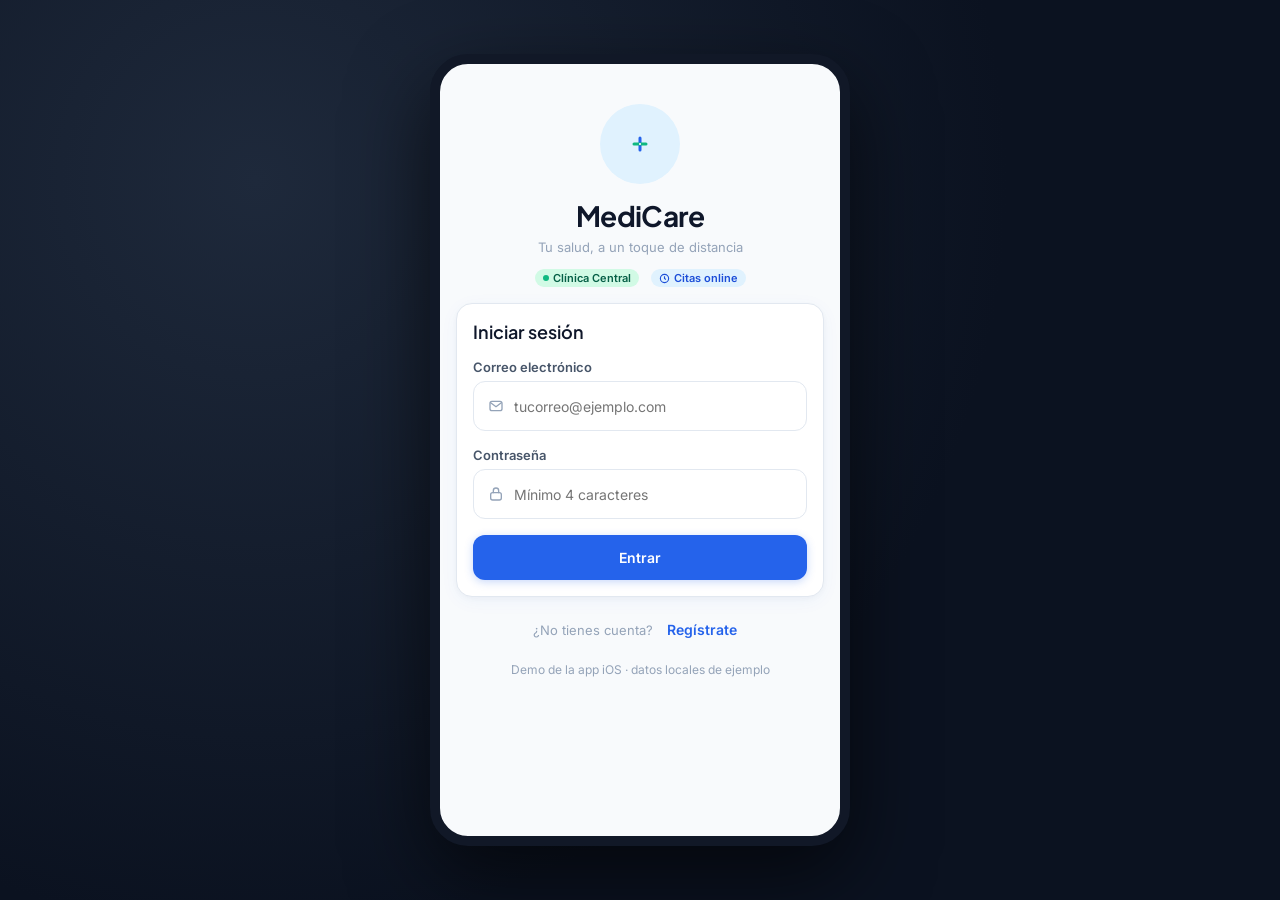
<file: web-demo/index.html>
<!DOCTYPE html>
<html lang="es">
<head>
<meta charset="utf-8"/>
<meta name="viewport" content="width=device-width, initial-scale=1.0, viewport-fit=cover"/>
<title>MediCare — Citas Médicas (Demo iOS)</title>
<link rel="preconnect" href="https://fonts.googleapis.com">
<link href="https://fonts.googleapis.com/css2?family=Plus+Jakarta+Sans:wght@500;600;700;800&family=Inter:wght@400;500;600;700&display=swap" rel="stylesheet">
<link rel="stylesheet" href="styles.css"/>
<link rel="icon" href="app_icon_192.png"/>
</head>
<body>
  <div class="phone" id="app">
    <!-- Contenido renderizado por JS -->
  </div>
  <script src="app.js?v=2"></script>
</body>
</html>
</file>
<file: web-demo/styles.css>
/* ============================================================
   CitasMedicas — Demo Web (réplica interactiva del app iOS)
   Design System "Clinical Soft Light"
   ============================================================ */
:root{
  --bg:#f8fafc; --surface:#ffffff; --surface-2:#f1f5f9; --border:#e2e8f0;
  --primary:#2563eb; --primary-soft:#e0f2fe; --primary-on-soft:#1d4ed8;
  --text:#0f172a; --body:#475569; --muted:#94a3b8;
  --mint:#10b981; --mint-fill:#d1fae5; --mint-dark:#065f46;
  --amber:#f59e0b; --amber-fill:#fef3c7; --amber-dark:#92400e;
  --danger:#f43f5e; --danger-fill:#ffe4e6; --danger-dark:#9f1239;
  --blue-fill:#dbeafe; --blue-dark:#1e40af;
  --radius-lg:16px; --radius-md:12px; --radius-sm:8px;
  --card-shadow:0 4px 20px -2px rgba(37,99,235,.06),0 2px 6px -1px rgba(15,23,42,.04);
  --font-head:'Plus Jakarta Sans','Segoe UI',system-ui,sans-serif;
  --font-body:'Inter',system-ui,-apple-system,sans-serif;
}
*{box-sizing:border-box;margin:0;padding:0;-webkit-tap-highlight-color:transparent}
html,body{height:100%}
body{
  font-family:var(--font-body); color:var(--body); background:#0b1220;
  display:flex; align-items:center; justify-content:center; min-height:100vh;
  background-image:radial-gradient(circle at 20% 20%,#1e293b,#0b1220 60%);
}
/* Marco de teléfono (solo en pantallas grandes) */
.phone{
  width:100%; max-width:420px; height:100vh; max-height:900px;
  background:var(--bg); position:relative; overflow:hidden;
  display:flex; flex-direction:column;
  border-radius:0;
}
@media(min-width:520px){
  .phone{border-radius:38px; border:10px solid #111827; box-shadow:0 30px 80px rgba(0,0,0,.6); height:88vh}
}
.loading-scrim{position:absolute;inset:0;background:rgba(248,250,252,.7);backdrop-filter:blur(2px);display:none;align-items:center;justify-content:center;z-index:50}
.loading-scrim.on{display:flex}

/* Scroll area */
.screen{flex:1;overflow-y:auto;overflow-x:hidden;-webkit-overflow-scrolling:touch;scrollbar-width:none}
.screen::-webkit-scrollbar{display:none}
.pad{padding:16px 16px 130px}
.stack{display:flex;flex-direction:column;gap:16px}
.row{display:flex;align-items:center;gap:12px}
.gap-s{gap:8px}

/* Tipografía */
h1{font-family:var(--font-head);font-size:24px;font-weight:700;color:var(--text);letter-spacing:-.02em;line-height:1.25}
h2{font-family:var(--font-head);font-size:18px;font-weight:600;color:var(--text)}
h3{font-family:var(--font-head);font-size:16px;font-weight:600;color:var(--text)}
.sub{font-size:13px;color:var(--muted)}
.body{font-size:14px;color:var(--body)}
.small{font-size:12px;color:var(--muted)}
.label{font-size:12px;font-weight:600;color:var(--body)}
.num{font-variant-numeric:tabular-nums}
.mono{font-variant-numeric:tabular-nums}
.center{text-align:center}

/* Header app */
.appbar{position:sticky;top:0;z-index:20;background:rgba(255,255,255,.85);backdrop-filter:blur(12px);
  border-bottom:1px solid var(--border);padding:14px 16px;display:flex;align-items:center;gap:12px}
.appbar .brand{display:flex;align-items:center;gap:10px;min-width:0}
.logo{width:34px;height:34px;border-radius:10px;background:var(--primary-soft);display:grid;place-items:center;flex-shrink:0}
.brand-name{font-family:var(--font-head);font-weight:600;font-size:17px;color:var(--primary)}
.pill-clinic{display:inline-flex;align-items:center;gap:4px;font-size:11px;font-weight:600;color:var(--mint-dark);background:var(--mint-fill);padding:2px 8px;border-radius:999px}
.dot{width:6px;height:6px;border-radius:50%;background:var(--mint)}

/* Cards */
.card{background:var(--surface);border:1px solid var(--border);border-radius:var(--radius-lg);padding:16px;box-shadow:var(--card-shadow)}
.card.pad-s{padding:12px}
.section-title{display:flex;align-items:center;justify-content:space-between;margin-bottom:10px}
.title-row{display:flex;align-items:center;gap:8px}

/* Botones */
.btn{font-family:var(--font-body);font-size:14px;font-weight:600;border:none;cursor:pointer;border-radius:var(--radius-md);
  padding:14px 16px;display:inline-flex;align-items:center;justify-content:center;gap:8px;transition:transform .12s,opacity .12s;width:100%}
.btn:active{transform:scale(.97)}
.btn-primary{background:var(--primary);color:#fff;box-shadow:0 2px 8px rgba(37,99,235,.25)}
.btn-primary[disabled]{opacity:.45;box-shadow:none;cursor:not-allowed}
.btn-soft{background:var(--primary-soft);color:var(--primary-on-soft)}
.btn-ghost{background:transparent;color:var(--body);width:auto;padding:8px 10px}
.btn-sm{padding:9px 14px;font-size:13px;width:auto}
.btn-danger{background:var(--danger-fill);color:var(--danger-dark)}
.btn-block{width:100%}

/* Inputs */
.field{display:flex;flex-direction:column;gap:6px}
.field label{font-size:13px;font-weight:600;color:var(--body)}
.input-wrap{display:flex;align-items:center;gap:10px;background:var(--surface);border:1px solid var(--border);
  border-radius:var(--radius-md);padding:0 14px;height:50px;transition:border .15s,box-shadow .15s}
.input-wrap.focus{border-color:var(--primary);box-shadow:0 0 0 3px rgba(37,99,235,.15)}
.input-wrap svg{flex-shrink:0;color:var(--muted)}
.input-wrap input{border:none;outline:none;background:transparent;font-family:var(--font-body);font-size:14px;color:var(--text);width:100%}
.err{background:#fff1f0;color:#ba1a1a;font-size:12px;font-weight:600;padding:10px;border-radius:var(--radius-sm);display:flex;gap:8px;align-items:center}

/* Search */
.searchbar{display:flex;gap:8px}
.searchbar .input-wrap{flex:1;height:46px;border-radius:var(--radius-md)}
.icon-btn{width:46px;height:46px;border-radius:var(--radius-md);border:1px solid var(--border);background:var(--surface);display:grid;place-items:center;cursor:pointer;color:var(--primary)}

/* Chips */
.chips{display:flex;gap:8px;overflow-x:auto;padding-bottom:4px;scrollbar-width:none}
.chips::-webkit-scrollbar{display:none}
.chip{white-space:nowrap;border:1px solid var(--border);background:var(--surface);color:var(--body);
  font-size:13px;font-weight:600;padding:9px 14px;border-radius:999px;cursor:pointer;display:flex;align-items:center;gap:6px;transition:.15s}
.chip.active{background:var(--primary);color:#fff;border-color:var(--primary)}

/* Badges */
.badge{display:inline-flex;align-items:center;gap:6px;font-size:12px;font-weight:600;padding:5px 10px;border-radius:999px}
.badge .b-dot{width:6px;height:6px;border-radius:50%}
.badge.confirmed{background:var(--mint-fill);color:var(--mint-dark)}
.badge.confirmed .b-dot{background:var(--mint-dark)}
.badge.pending{background:var(--amber-fill);color:var(--amber-dark)}
.badge.pending .b-dot{background:var(--amber-dark)}
.badge.cancelled{background:var(--danger-fill);color:var(--danger-dark)}
.badge.cancelled .b-dot{background:var(--danger-dark)}

/* Avatar */
.avatar{border-radius:50%;background:rgba(37,99,235,.12);color:var(--primary);display:grid;place-items:center;
  font-family:var(--font-head);font-weight:700;flex-shrink:0}
.avatar.sm{width:44px;height:44px;font-size:15px}
.avatar.md{width:52px;height:52px;font-size:17px}
.avatar.lg{width:80px;height:80px;font-size:26px}

/* Métricas */
.metrics{display:grid;grid-template-columns:repeat(3,1fr);gap:8px}
.metric{background:var(--surface);border:1px solid var(--border);border-radius:var(--radius-md);padding:12px;box-shadow:var(--card-shadow)}
.metric .m-ic{width:28px;height:28px;border-radius:50%;display:grid;place-items:center;margin-bottom:8px}
.metric .m-val{font-family:var(--font-head);font-size:22px;font-weight:700;color:var(--text)}
.metric .m-lbl{font-size:11px;color:var(--muted);font-weight:500}

/* Doctor / lista */
.list{display:flex;flex-direction:column;gap:10px}
.doc-row{display:flex;align-items:center;gap:12px;cursor:pointer}
.doc-row .meta{flex:1;min-width:0}
.doc-row .name{font-family:var(--font-head);font-weight:600;font-size:15px;color:var(--text)}
.stars{display:flex;align-items:center;gap:4px;font-size:11px;font-weight:500;color:var(--amber)}
.chev{color:var(--muted);flex-shrink:0;transition:transform .15s}
.item{cursor:pointer;transition:transform .12s}
.item:active{transform:scale(.99)}

/* Tarjeta cita */
.appt-card{position:relative;overflow:hidden}
.appt-card::before{content:"";position:absolute;left:0;top:12px;bottom:12px;width:4px;border-radius:3px}
.appt-card.confirmed::before{background:var(--mint)}
.appt-card.pending::before{background:var(--amber)}
.appt-card.cancelled::before{background:var(--danger)}
.appt-top{display:flex;align-items:center;justify-content:space-between;margin-bottom:10px}
.appt-time{display:flex;align-items:center;gap:6px;font-weight:600;color:var(--text);font-size:13px}

/* Grid de slots */
.slots{display:grid;grid-template-columns:repeat(auto-fill,minmax(78px,1fr));gap:8px}
.slot{border:1px solid var(--border);background:var(--surface);border-radius:var(--radius-md);height:44px;
  display:grid;place-items:center;font-weight:600;font-size:14px;color:var(--body);cursor:pointer;transition:.15s;font-variant-numeric:tabular-nums}
.slot.sel{background:var(--primary);color:#fff;border-color:var(--primary);box-shadow:0 2px 8px rgba(37,99,235,.25)}
.slot.off{background:var(--surface-2);border-style:dashed;border-color:#cbd5e1;color:var(--muted);cursor:not-allowed}
.period{display:flex;align-items:center;gap:6px;font-size:13px;font-weight:600;color:var(--text);margin:6px 0}

/* Selector de fecha */
.dates{display:flex;gap:8px;overflow-x:auto;scrollbar-width:none;padding-bottom:4px}
.dates::-webkit-scrollbar{display:none}
.date{min-width:58px;height:66px;border-radius:var(--radius-md);border:1px solid var(--border);background:var(--surface);
  display:flex;flex-direction:column;align-items:center;justify-content:center;gap:4px;cursor:pointer;transition:.15s}
.date .d-w{font-size:11px;font-weight:600;color:var(--muted);text-transform:uppercase}
.date .d-n{font-family:var(--font-head);font-weight:600;font-size:18px;color:var(--text)}
.date.sel{background:var(--primary);border-color:var(--primary)}
.date.sel .d-w,.date.sel .d-n{color:#fff}

/* Barra inferior */
.tabbar{position:absolute;left:16px;right:16px;bottom:12px;z-index:30;
  background:rgba(255,255,255,.86);backdrop-filter:blur(14px);border:1px solid var(--border);
  border-radius:24px;display:flex;padding:8px;box-shadow:0 8px 24px rgba(15,23,42,.1)}
.tab{flex:1;background:none;border:none;display:flex;flex-direction:column;align-items:center;gap:3px;padding:6px 0;cursor:pointer;color:var(--muted);font-size:11px;font-weight:500;font-family:var(--font-body)}
.tab.active{color:var(--primary)}
.tab .t-ic{width:56px;height:30px;border-radius:999px;display:grid;place-items:center}
.tab.active .t-ic{background:var(--primary-soft)}

/* Barra inferior fija (acciones) */
.actionbar{position:absolute;left:0;right:0;bottom:0;z-index:30;background:rgba(255,255,255,.92);backdrop-filter:blur(14px);
  border-top:1px solid var(--border);padding:12px 16px;display:flex;gap:10px;align-items:center}

/* Progreso wizard */
.steps{display:flex;align-items:center;gap:6px}
.step{display:flex;flex-direction:column;align-items:center;gap:4px}
.step .s-ic{width:30px;height:30px;border-radius:50%;display:grid;place-items:center;font-size:12px;font-weight:600;
  background:var(--surface-2);color:var(--muted)}
.step.done .s-ic{background:var(--mint);color:#fff}
.step.active .s-ic{background:var(--primary);color:#fff}
.step .s-lbl{font-size:11px;color:var(--muted)}
.step.active .s-lbl{color:var(--primary)}
.s-line{flex:1;height:2px;background:var(--border);margin-bottom:16px}
.s-line.done{background:var(--mint)}

/* Toast */
.toast{position:absolute;left:50%;transform:translateX(-50%) translateY(20px);bottom:90px;z-index:60;
  background:#0f172a;color:#fff;font-size:13px;font-weight:600;padding:12px 18px;border-radius:999px;
  opacity:0;transition:.3s;pointer-events:none;max-width:88%;text-align:center}
.toast.on{opacity:1;transform:translateX(-50%) translateY(0)}

/* Modal cabecera */
.modal-head{display:flex;align-items:center;gap:12px;padding:16px;border-bottom:1px solid var(--border);background:rgba(255,255,255,.9);backdrop-filter:blur(12px);position:sticky;top:0;z-index:20}
.icon-back{width:38px;height:38px;border-radius:12px;border:1px solid var(--border);background:var(--surface);display:grid;place-items:center;cursor:pointer;color:var(--text)}

.hidden{display:none!important}
.divider{height:1px;background:var(--border);margin:12px 0}
.big-val{font-family:var(--font-head);font-size:32px;font-weight:700;color:var(--text)}
.center-col{align-items:center;text-align:center}
.empty-ic{width:88px;height:88px;border-radius:50%;background:var(--primary-soft);display:grid;place-items:center;margin:0 auto 14px;color:var(--primary)}
.spinner{width:28px;height:28px;border:3px solid var(--border);border-top-color:var(--primary);border-radius:50%;animation:spin .7s linear infinite}
@keyframes spin{to{transform:rotate(360deg)}}
.pill-info{display:inline-flex;align-items:center;gap:5px;font-size:12px;font-weight:600;padding:5px 10px;border-radius:999px}
.who{display:flex;align-items:center;gap:10px;font-size:13px;color:var(--body)}
</file>
<file: ios/web_preview/styles.css>
/* ============================================================
   CitasMedicas — Demo Web (réplica interactiva del app iOS)
   Design System "Clinical Soft Light"
   ============================================================ */
:root{
  --bg:#f8fafc; --surface:#ffffff; --surface-2:#f1f5f9; --border:#e2e8f0;
  --primary:#2563eb; --primary-soft:#e0f2fe; --primary-on-soft:#1d4ed8;
  --text:#0f172a; --body:#475569; --muted:#94a3b8;
  --mint:#10b981; --mint-fill:#d1fae5; --mint-dark:#065f46;
  --amber:#f59e0b; --amber-fill:#fef3c7; --amber-dark:#92400e;
  --danger:#f43f5e; --danger-fill:#ffe4e6; --danger-dark:#9f1239;
  --blue-fill:#dbeafe; --blue-dark:#1e40af;
  --radius-lg:16px; --radius-md:12px; --radius-sm:8px;
  --card-shadow:0 4px 20px -2px rgba(37,99,235,.06),0 2px 6px -1px rgba(15,23,42,.04);
  --font-head:'Plus Jakarta Sans','Segoe UI',system-ui,sans-serif;
  --font-body:'Inter',system-ui,-apple-system,sans-serif;
}
*{box-sizing:border-box;margin:0;padding:0;-webkit-tap-highlight-color:transparent}
html,body{height:100%}
body{
  font-family:var(--font-body); color:var(--body); background:#0b1220;
  display:flex; align-items:center; justify-content:center; min-height:100vh;
  background-image:radial-gradient(circle at 20% 20%,#1e293b,#0b1220 60%);
}
/* Marco de teléfono (solo en pantallas grandes) */
.phone{
  width:100%; max-width:420px; height:100vh; max-height:900px;
  background:var(--bg); position:relative; overflow:hidden;
  display:flex; flex-direction:column;
  border-radius:0;
}
@media(min-width:520px){
  .phone{border-radius:38px; border:10px solid #111827; box-shadow:0 30px 80px rgba(0,0,0,.6); height:88vh}
}
.loading-scrim{position:absolute;inset:0;background:rgba(248,250,252,.7);backdrop-filter:blur(2px);display:none;align-items:center;justify-content:center;z-index:50}
.loading-scrim.on{display:flex}

/* Scroll area */
.screen{flex:1;overflow-y:auto;overflow-x:hidden;-webkit-overflow-scrolling:touch;scrollbar-width:none}
.screen::-webkit-scrollbar{display:none}
.pad{padding:16px 16px 130px}
.stack{display:flex;flex-direction:column;gap:16px}
.row{display:flex;align-items:center;gap:12px}
.gap-s{gap:8px}

/* Tipografía */
h1{font-family:var(--font-head);font-size:24px;font-weight:700;color:var(--text);letter-spacing:-.02em;line-height:1.25}
h2{font-family:var(--font-head);font-size:18px;font-weight:600;color:var(--text)}
h3{font-family:var(--font-head);font-size:16px;font-weight:600;color:var(--text)}
.sub{font-size:13px;color:var(--muted)}
.body{font-size:14px;color:var(--body)}
.small{font-size:12px;color:var(--muted)}
.label{font-size:12px;font-weight:600;color:var(--body)}
.num{font-variant-numeric:tabular-nums}
.mono{font-variant-numeric:tabular-nums}
.center{text-align:center}

/* Header app */
.appbar{position:sticky;top:0;z-index:20;background:rgba(255,255,255,.85);backdrop-filter:blur(12px);
  border-bottom:1px solid var(--border);padding:14px 16px;display:flex;align-items:center;gap:12px}
.appbar .brand{display:flex;align-items:center;gap:10px;min-width:0}
.logo{width:34px;height:34px;border-radius:10px;background:var(--primary-soft);display:grid;place-items:center;flex-shrink:0}
.brand-name{font-family:var(--font-head);font-weight:600;font-size:17px;color:var(--primary)}
.pill-clinic{display:inline-flex;align-items:center;gap:4px;font-size:11px;font-weight:600;color:var(--mint-dark);background:var(--mint-fill);padding:2px 8px;border-radius:999px}
.dot{width:6px;height:6px;border-radius:50%;background:var(--mint)}

/* Cards */
.card{background:var(--surface);border:1px solid var(--border);border-radius:var(--radius-lg);padding:16px;box-shadow:var(--card-shadow)}
.card.pad-s{padding:12px}
.section-title{display:flex;align-items:center;justify-content:space-between;margin-bottom:10px}
.title-row{display:flex;align-items:center;gap:8px}

/* Botones */
.btn{font-family:var(--font-body);font-size:14px;font-weight:600;border:none;cursor:pointer;border-radius:var(--radius-md);
  padding:14px 16px;display:inline-flex;align-items:center;justify-content:center;gap:8px;transition:transform .12s,opacity .12s;width:100%}
.btn:active{transform:scale(.97)}
.btn-primary{background:var(--primary);color:#fff;box-shadow:0 2px 8px rgba(37,99,235,.25)}
.btn-primary[disabled]{opacity:.45;box-shadow:none;cursor:not-allowed}
.btn-soft{background:var(--primary-soft);color:var(--primary-on-soft)}
.btn-ghost{background:transparent;color:var(--body);width:auto;padding:8px 10px}
.btn-sm{padding:9px 14px;font-size:13px;width:auto}
.btn-danger{background:var(--danger-fill);color:var(--danger-dark)}
.btn-block{width:100%}

/* Inputs */
.field{display:flex;flex-direction:column;gap:6px}
.field label{font-size:13px;font-weight:600;color:var(--body)}
.input-wrap{display:flex;align-items:center;gap:10px;background:var(--surface);border:1px solid var(--border);
  border-radius:var(--radius-md);padding:0 14px;height:50px;transition:border .15s,box-shadow .15s}
.input-wrap.focus{border-color:var(--primary);box-shadow:0 0 0 3px rgba(37,99,235,.15)}
.input-wrap svg{flex-shrink:0;color:var(--muted)}
.input-wrap input{border:none;outline:none;background:transparent;font-family:var(--font-body);font-size:14px;color:var(--text);width:100%}
.err{background:#fff1f0;color:#ba1a1a;font-size:12px;font-weight:600;padding:10px;border-radius:var(--radius-sm);display:flex;gap:8px;align-items:center}

/* Search */
.searchbar{display:flex;gap:8px}
.searchbar .input-wrap{flex:1;height:46px;border-radius:var(--radius-md)}
.icon-btn{width:46px;height:46px;border-radius:var(--radius-md);border:1px solid var(--border);background:var(--surface);display:grid;place-items:center;cursor:pointer;color:var(--primary)}

/* Chips */
.chips{display:flex;gap:8px;overflow-x:auto;padding-bottom:4px;scrollbar-width:none}
.chips::-webkit-scrollbar{display:none}
.chip{white-space:nowrap;border:1px solid var(--border);background:var(--surface);color:var(--body);
  font-size:13px;font-weight:600;padding:9px 14px;border-radius:999px;cursor:pointer;display:flex;align-items:center;gap:6px;transition:.15s}
.chip.active{background:var(--primary);color:#fff;border-color:var(--primary)}

/* Badges */
.badge{display:inline-flex;align-items:center;gap:6px;font-size:12px;font-weight:600;padding:5px 10px;border-radius:999px}
.badge .b-dot{width:6px;height:6px;border-radius:50%}
.badge.confirmed{background:var(--mint-fill);color:var(--mint-dark)}
.badge.confirmed .b-dot{background:var(--mint-dark)}
.badge.pending{background:var(--amber-fill);color:var(--amber-dark)}
.badge.pending .b-dot{background:var(--amber-dark)}
.badge.cancelled{background:var(--danger-fill);color:var(--danger-dark)}
.badge.cancelled .b-dot{background:var(--danger-dark)}

/* Avatar */
.avatar{border-radius:50%;background:rgba(37,99,235,.12);color:var(--primary);display:grid;place-items:center;
  font-family:var(--font-head);font-weight:700;flex-shrink:0}
.avatar.sm{width:44px;height:44px;font-size:15px}
.avatar.md{width:52px;height:52px;font-size:17px}
.avatar.lg{width:80px;height:80px;font-size:26px}

/* Métricas */
.metrics{display:grid;grid-template-columns:repeat(3,1fr);gap:8px}
.metric{background:var(--surface);border:1px solid var(--border);border-radius:var(--radius-md);padding:12px;box-shadow:var(--card-shadow)}
.metric .m-ic{width:28px;height:28px;border-radius:50%;display:grid;place-items:center;margin-bottom:8px}
.metric .m-val{font-family:var(--font-head);font-size:22px;font-weight:700;color:var(--text)}
.metric .m-lbl{font-size:11px;color:var(--muted);font-weight:500}

/* Doctor / lista */
.list{display:flex;flex-direction:column;gap:10px}
.doc-row{display:flex;align-items:center;gap:12px;cursor:pointer}
.doc-row .meta{flex:1;min-width:0}
.doc-row .name{font-family:var(--font-head);font-weight:600;font-size:15px;color:var(--text)}
.stars{display:flex;align-items:center;gap:4px;font-size:11px;font-weight:500;color:var(--amber)}
.chev{color:var(--muted);flex-shrink:0;transition:transform .15s}
.item{cursor:pointer;transition:transform .12s}
.item:active{transform:scale(.99)}

/* Tarjeta cita */
.appt-card{position:relative;overflow:hidden}
.appt-card::before{content:"";position:absolute;left:0;top:12px;bottom:12px;width:4px;border-radius:3px}
.appt-card.confirmed::before{background:var(--mint)}
.appt-card.pending::before{background:var(--amber)}
.appt-card.cancelled::before{background:var(--danger)}
.appt-top{display:flex;align-items:center;justify-content:space-between;margin-bottom:10px}
.appt-time{display:flex;align-items:center;gap:6px;font-weight:600;color:var(--text);font-size:13px}

/* Grid de slots */
.slots{display:grid;grid-template-columns:repeat(auto-fill,minmax(78px,1fr));gap:8px}
.slot{border:1px solid var(--border);background:var(--surface);border-radius:var(--radius-md);height:44px;
  display:grid;place-items:center;font-weight:600;font-size:14px;color:var(--body);cursor:pointer;transition:.15s;font-variant-numeric:tabular-nums}
.slot.sel{background:var(--primary);color:#fff;border-color:var(--primary);box-shadow:0 2px 8px rgba(37,99,235,.25)}
.slot.off{background:var(--surface-2);border-style:dashed;border-color:#cbd5e1;color:var(--muted);cursor:not-allowed}
.period{display:flex;align-items:center;gap:6px;font-size:13px;font-weight:600;color:var(--text);margin:6px 0}

/* Selector de fecha */
.dates{display:flex;gap:8px;overflow-x:auto;scrollbar-width:none;padding-bottom:4px}
.dates::-webkit-scrollbar{display:none}
.date{min-width:58px;height:66px;border-radius:var(--radius-md);border:1px solid var(--border);background:var(--surface);
  display:flex;flex-direction:column;align-items:center;justify-content:center;gap:4px;cursor:pointer;transition:.15s}
.date .d-w{font-size:11px;font-weight:600;color:var(--muted);text-transform:uppercase}
.date .d-n{font-family:var(--font-head);font-weight:600;font-size:18px;color:var(--text)}
.date.sel{background:var(--primary);border-color:var(--primary)}
.date.sel .d-w,.date.sel .d-n{color:#fff}

/* Barra inferior */
.tabbar{position:absolute;left:16px;right:16px;bottom:12px;z-index:30;
  background:rgba(255,255,255,.86);backdrop-filter:blur(14px);border:1px solid var(--border);
  border-radius:24px;display:flex;padding:8px;box-shadow:0 8px 24px rgba(15,23,42,.1)}
.tab{flex:1;background:none;border:none;display:flex;flex-direction:column;align-items:center;gap:3px;padding:6px 0;cursor:pointer;color:var(--muted);font-size:11px;font-weight:500;font-family:var(--font-body)}
.tab.active{color:var(--primary)}
.tab .t-ic{width:56px;height:30px;border-radius:999px;display:grid;place-items:center}
.tab.active .t-ic{background:var(--primary-soft)}

/* Barra inferior fija (acciones) */
.actionbar{position:absolute;left:0;right:0;bottom:0;z-index:30;background:rgba(255,255,255,.92);backdrop-filter:blur(14px);
  border-top:1px solid var(--border);padding:12px 16px;display:flex;gap:10px;align-items:center}

/* Progreso wizard */
.steps{display:flex;align-items:center;gap:6px}
.step{display:flex;flex-direction:column;align-items:center;gap:4px}
.step .s-ic{width:30px;height:30px;border-radius:50%;display:grid;place-items:center;font-size:12px;font-weight:600;
  background:var(--surface-2);color:var(--muted)}
.step.done .s-ic{background:var(--mint);color:#fff}
.step.active .s-ic{background:var(--primary);color:#fff}
.step .s-lbl{font-size:11px;color:var(--muted)}
.step.active .s-lbl{color:var(--primary)}
.s-line{flex:1;height:2px;background:var(--border);margin-bottom:16px}
.s-line.done{background:var(--mint)}

/* Toast */
.toast{position:absolute;left:50%;transform:translateX(-50%) translateY(20px);bottom:90px;z-index:60;
  background:#0f172a;color:#fff;font-size:13px;font-weight:600;padding:12px 18px;border-radius:999px;
  opacity:0;transition:.3s;pointer-events:none;max-width:88%;text-align:center}
.toast.on{opacity:1;transform:translateX(-50%) translateY(0)}

/* Modal cabecera */
.modal-head{display:flex;align-items:center;gap:12px;padding:16px;border-bottom:1px solid var(--border);background:rgba(255,255,255,.9);backdrop-filter:blur(12px);position:sticky;top:0;z-index:20}
.icon-back{width:38px;height:38px;border-radius:12px;border:1px solid var(--border);background:var(--surface);display:grid;place-items:center;cursor:pointer;color:var(--text)}

.hidden{display:none!important}
.divider{height:1px;background:var(--border);margin:12px 0}
.big-val{font-family:var(--font-head);font-size:32px;font-weight:700;color:var(--text)}
.center-col{align-items:center;text-align:center}
.empty-ic{width:88px;height:88px;border-radius:50%;background:var(--primary-soft);display:grid;place-items:center;margin:0 auto 14px;color:var(--primary)}
.spinner{width:28px;height:28px;border:3px solid var(--border);border-top-color:var(--primary);border-radius:50%;animation:spin .7s linear infinite}
@keyframes spin{to{transform:rotate(360deg)}}
.pill-info{display:inline-flex;align-items:center;gap:5px;font-size:12px;font-weight:600;padding:5px 10px;border-radius:999px}
.who{display:flex;align-items:center;gap:10px;font-size:13px;color:var(--body)}
</file>
